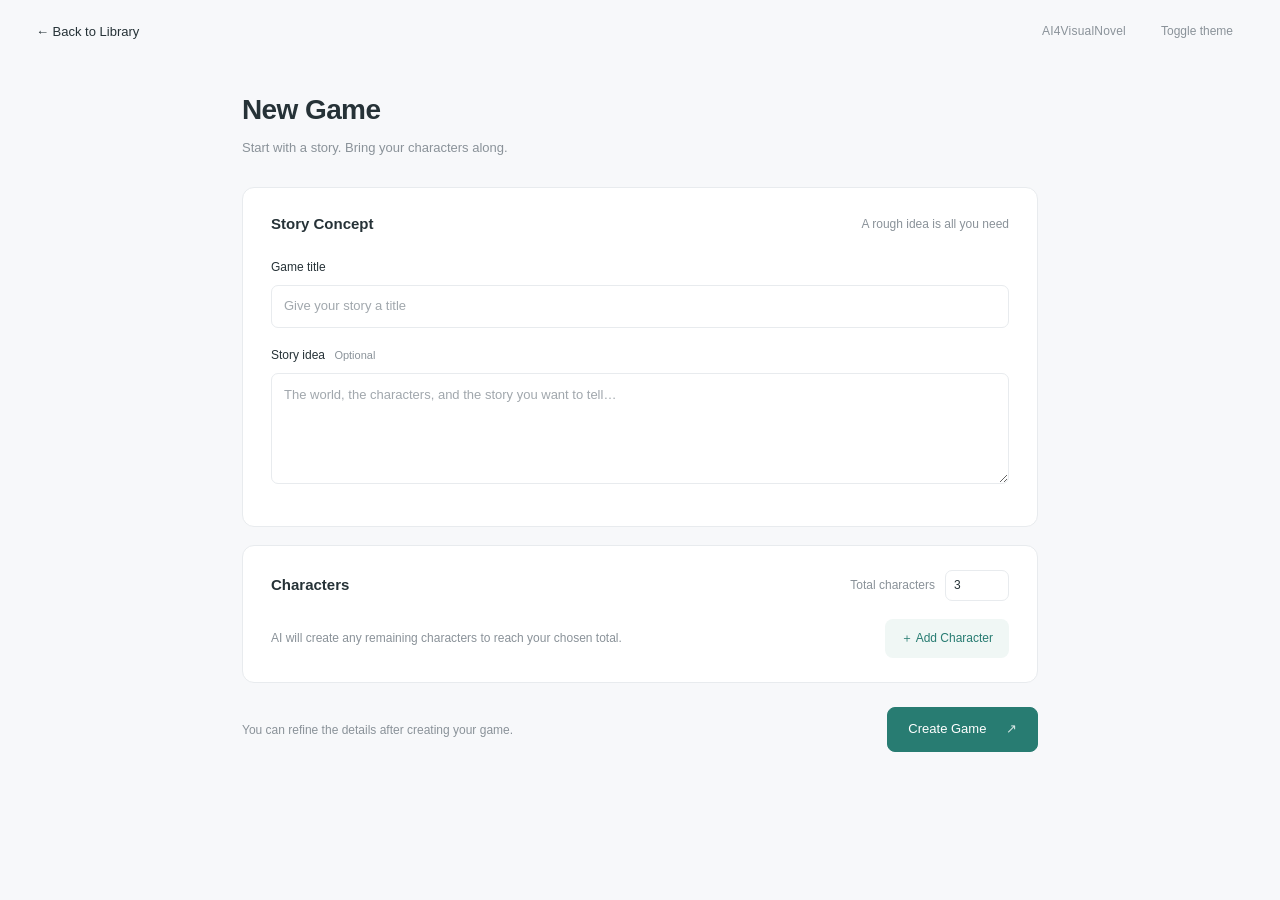
<file: dashboard/static/create.html>
<!doctype html>
<html lang="en">
<head>
  <meta charset="UTF-8"><meta name="viewport" content="width=device-width,initial-scale=1">
  <title>New Game · AI4VisualNovel</title>
  <link rel="stylesheet" href="create.css">
</head>
<body>
  <header><a href="/#library">← Back to Library</a><span>AI4VisualNovel</span><button type="button" id="theme">Toggle theme</button></header>
  <main>
    <div class="intro"><h1>New Game</h1><p>Start with a story. Bring your characters along.</p></div>
    <form id="create-form">
      <section class="panel">
        <div class="section-heading"><h2>Story Concept</h2><span>A rough idea is all you need</span></div>
        <label>Game title<input id="title" maxlength="80" required placeholder="Give your story a title" autocomplete="off"></label>
        <label>Story idea <span class="optional">Optional</span><textarea id="story" maxlength="10000" rows="4" placeholder="The world, the characters, and the story you want to tell…"></textarea></label>
      </section>
      <section class="panel cast-panel">
        <div class="section-heading"><h2>Characters</h2><label class="count-label">Total characters<input id="character-count" type="number" min="1" max="20" value="3" required></label></div>
        <div id="characters"></div>
        <div class="cast-actions"><p>AI will create any remaining characters to reach your chosen total.</p><button type="button" id="add-character" class="add">＋ Add Character</button></div>
      </section>
      <div class="form-footer"><div class="footer-copy"><span>You can refine the details after creating your game.</span><div id="error" role="alert"></div></div><button id="submit" class="primary" type="submit">Create Game <span aria-hidden="true">↗</span></button></div>
    </form>
  </main>
  <template id="character-template">
    <article class="character">
      <div class="character-heading"><h3>Characters</h3><button type="button" class="remove" aria-label="Remove character">Remove</button></div>
      <div class="character-layout">
        <div class="portrait-field"><label class="upload"><span class="upload-placeholder"><span class="upload-icon" aria-hidden="true">＋</span>Upload Portrait</span><img hidden alt="Character portrait preview"><input class="image" type="file" accept="image/png,image/jpeg,image/webp"><span class="upload-caption">PNG / JPG / WebP<br>Up to 8 MB</span></label><button type="button" class="clear-image" hidden>Remove image</button><span class="image-error" role="alert"></span></div>
        <div class="character-details"><div class="pair"><label>Name<input class="name" required maxlength="80" placeholder="Character name"></label><label>Gender <span class="optional">Optional</span><input class="gender" maxlength="1000"></label></div><label>Personality and role<textarea class="personality" maxlength="1000" rows="2" placeholder="What is this character like?"></textarea></label><details class="character-more"><summary>Appearance and backstory</summary><label>Appearance<textarea class="appearance" maxlength="1000" rows="2" placeholder="Hair, clothing, and distinctive features"></textarea></label><label>Backstory<textarea class="background" maxlength="1000" rows="2" placeholder="History, relationships, and motivations"></textarea></label></details><label class="radio"><input class="protagonist" type="radio" name="protagonist">Set as protagonist</label></div>
      </div>
    </article>
  </template>
  <script src="create.js"></script>
</body>
</html>
</file>
<file: dashboard/static/create.css>
:root { --bg:#f7f8fa; --panel:#fff; --field:#fff; --text:#263237; --muted:#8a9299; --border:#e8ebee; --accent:#287c72; --soft:#f0f7f5; --error:#b33e38; color-scheme:light; }
:root[data-theme=dark] { --bg:#181d20; --panel:#21272b; --field:#252d31; --text:#e5e9ec; --muted:#969fa7; --border:#343d43; --accent:#74c5b5; --soft:#263b37; --error:#ffaca6; color-scheme:dark; }
* { box-sizing:border-box; }
body { margin:0; background:var(--bg); color:var(--text); font:14px/1.6 -apple-system,BlinkMacSystemFont,"Segoe UI",sans-serif; -webkit-font-smoothing:antialiased; }
header { display:flex; align-items:center; gap:24px; height:64px; padding:0 36px; }
header a { color:var(--text); font-size:13px; }
header span { margin-left:auto; color:var(--muted); font-size:12px; letter-spacing:.2px; }
header button { font-size:12px; color:var(--muted); padding:6px 10px; border-color:transparent; background:transparent; }
a { color:var(--accent); text-decoration:none; }
button,input,textarea { font:inherit; }
button { cursor:pointer; border:1px solid var(--border); border-radius:8px; padding:9px 15px; background:var(--panel); color:var(--text); transition:background .15s,border-color .15s; }
button:hover { border-color:var(--accent); }
button:disabled { opacity:.55; cursor:wait; }
button:focus-visible,a:focus-visible,summary:focus-visible { outline:2px solid var(--accent); outline-offset:4px; }
main { max-width:844px; margin:auto; padding:28px 24px 44px; }
.intro { margin-bottom:28px; }
h1 { font-size:28px; line-height:1.3; letter-spacing:-.6px; font-weight:600; margin:0 0 10px; }
.intro p { margin:0; color:var(--muted); font-size:13px; }
#create-form { display:grid; gap:18px; }
.panel { min-width:0; background:var(--panel); border:1px solid var(--border); border-radius:12px; padding:24px 28px; }
.section-heading { display:flex; align-items:center; justify-content:space-between; gap:16px; margin-bottom:22px; }
h2 { font-size:15px; font-weight:600; margin:0; }
.section-heading>span { font-size:12px; color:var(--muted); }
label { display:block; font-weight:500; font-size:12px; margin-bottom:18px; }
.optional { font-size:11px; color:var(--muted); margin-left:6px; font-weight:400; }
input,textarea { display:block; min-width:0; width:100%; margin-top:8px; border:1px solid var(--border); background:var(--field); color:var(--text); padding:10px 12px; border-radius:7px; outline:none; font-size:13px; font-weight:400; transition:border-color .15s,box-shadow .15s; }
input::placeholder,textarea::placeholder { color:var(--muted); opacity:.8; }
input:focus,textarea:focus { border-color:var(--accent); box-shadow:0 0 0 3px var(--soft); }
textarea { resize:vertical; line-height:1.7; }
summary { cursor:pointer; font-size:12px; color:var(--muted); width:fit-content; }
summary span { font-size:11px; margin-left:5px; opacity:.7; }
.count-label { display:flex; align-items:center; gap:10px; margin:0; color:var(--muted); font-size:12px; font-weight:400; }
.count-label input { width:64px; padding:5px 8px; margin:0; font-size:12px; color:var(--text); }
.cast-panel .section-heading { margin-bottom:18px; }
.cast-actions { display:flex; align-items:center; gap:16px; justify-content:space-between; }
.cast-actions p { margin:0; font-size:12px; color:var(--muted); }
.add { flex:none; background:var(--soft); border-color:transparent; color:var(--accent); font-size:12px; font-weight:500; }
.form-footer { display:flex; align-items:center; justify-content:space-between; gap:20px; padding:6px 0; }
.footer-copy>span { font-size:12px; color:var(--muted); }
.primary { flex:none; min-width:132px; padding:11px 20px; background:var(--accent); color:#fff; border-color:var(--accent); font-weight:500; font-size:13px; }
.primary span { margin-left:16px; opacity:.8; }
:root[data-theme=dark] .primary { color:#112c26; }
.character { border-top:1px solid var(--border); padding:20px 0; }
.character-heading { display:flex; align-items:center; justify-content:space-between; margin-bottom:18px; }
.character-heading h3 { margin:0; font-size:13px; font-weight:500; }
.remove,.clear-image { border:0; padding:3px 0; font-size:11px; color:var(--muted); background:transparent; }
.remove:hover,.clear-image:hover { color:var(--error); }
.character-layout { display:grid; grid-template-columns:150px minmax(0,1fr); gap:24px; }
.upload { position:relative; border:1px dashed var(--border); border-radius:8px; padding:16px 10px; cursor:pointer; height:206px; display:flex; flex-direction:column; align-items:center; justify-content:center; gap:14px; background:var(--bg); overflow:hidden; text-align:center; font-weight:400; margin:0; }
.upload:focus-within,.upload:hover { border-color:var(--accent); }
.upload input { position:absolute; inset:0; width:100%; height:100%; opacity:0; margin:0; cursor:pointer; }
.upload img { max-width:100%; height:140px; object-fit:contain; }
.upload-placeholder { color:var(--text); font-size:12px; }
.upload-icon { display:block; margin:0 auto 12px; border:1px solid var(--border); border-radius:9px; width:34px; line-height:32px; background:var(--panel); font-size:20px; color:var(--muted); }
.upload-caption { font-size:10px; color:var(--muted); line-height:1.6; }
.clear-image { margin-top:8px; }
.pair { display:grid; grid-template-columns:1fr 1fr; gap:14px; }
.character-details label { margin-bottom:14px; }
.character-more { margin:0 0 16px; }
.character-more summary { margin-bottom:14px; }
.radio { display:flex; align-items:center; gap:7px; font-weight:400; color:var(--muted); }
.radio input { width:auto; margin:0; accent-color:var(--accent); }
.character-details .radio { margin-bottom:0; }
.image-error,#error { font-size:12px; color:var(--error); overflow-wrap:anywhere; }
.image-error { display:block; margin-top:8px; }
[hidden] { display:none!important; }
@media(max-width:600px) {
  header { padding:0 20px; height:56px; gap:12px; }
  header span { display:none; }
  header button { margin-left:auto; }
  main { padding:22px 16px 32px; }
  h1 { font-size:25px; }
  .intro { margin-bottom:22px; }
  .panel { padding:20px; }
  .section-heading>span { display:none; }
  .cast-actions { flex-wrap:wrap; gap:14px; }
  .character-layout { grid-template-columns:1fr; gap:18px; }
  .upload { height:180px; }
  .upload img { height:120px; }
  .form-footer { gap:12px; }
  .footer-copy>span { font-size:11px; }
  .primary { min-width:118px; padding:11px 15px; }
}
</file>
